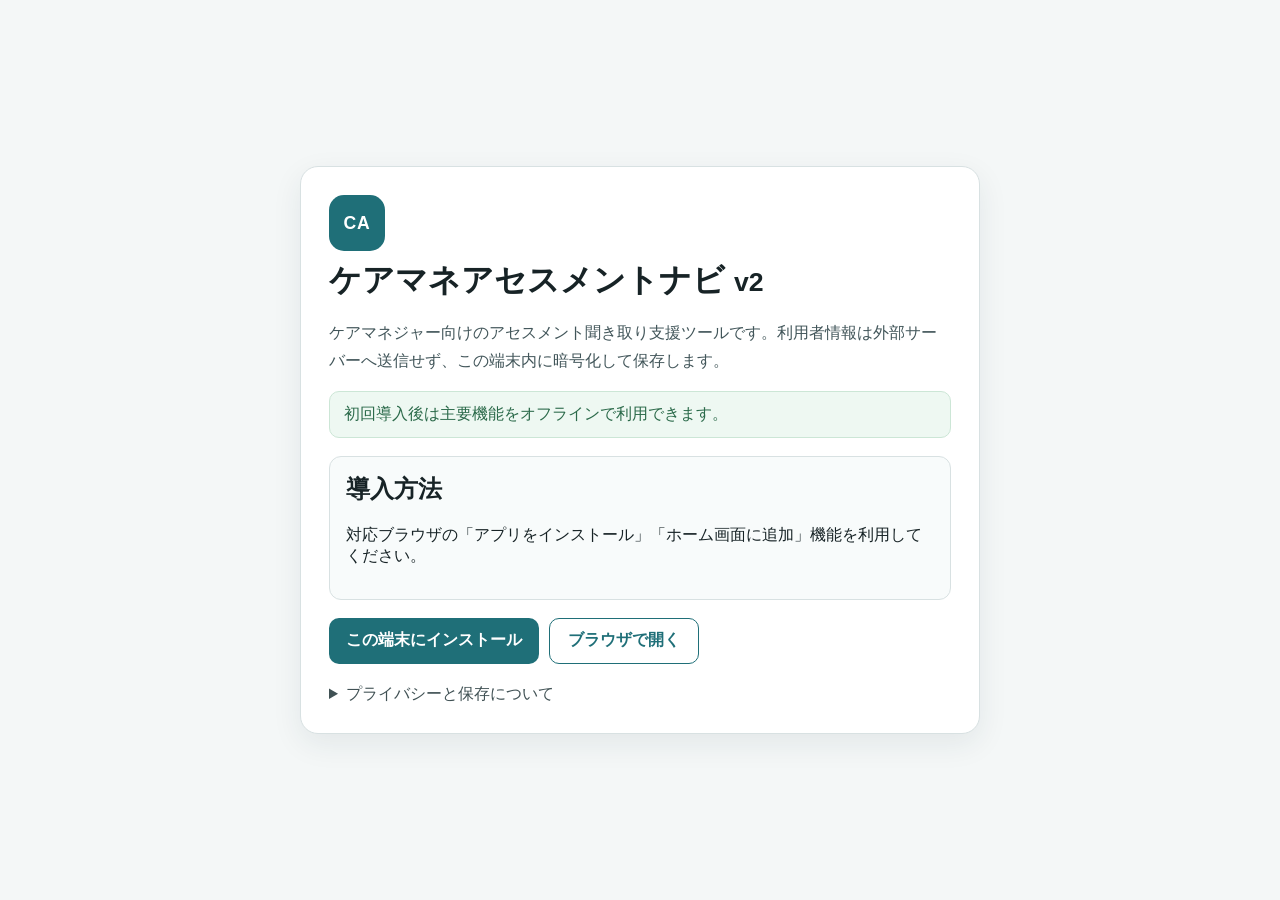
<file: index.html>
<!doctype html>
<html lang="ja">
<head>
  <meta charset="utf-8">
  <meta name="viewport" content="width=device-width,initial-scale=1,viewport-fit=cover">
  <meta name="theme-color" content="#1f6f78">
  <title>ケアマネアセスメントナビ｜導入</title>
  <link rel="manifest" href="manifest.webmanifest">
  <link rel="icon" href="icons/icon-192.png">
  <link rel="stylesheet" href="styles.css">
</head>
<body class="install-page">
  <main class="install-card">
    <div class="brand-mark">CA</div>
    <h1>ケアマネアセスメントナビ <small>v2</small></h1>
    <p class="lead">ケアマネジャー向けのアセスメント聞き取り支援ツールです。利用者情報は外部サーバーへ送信せず、この端末内に暗号化して保存します。</p>
    <div class="notice success">初回導入後は主要機能をオフラインで利用できます。</div>
    <section id="platformGuide" class="guide"></section>
    <div class="install-actions">
      <button id="installBtn" class="primary" hidden>この端末にインストール</button>
      <a class="secondary button-link" href="app.html">ブラウザで開く</a>
    </div>
    <details>
      <summary>プライバシーと保存について</summary>
      <ul>
        <li>氏名・住所・病歴・家族情報・アセスメント内容は端末内に保存します。</li>
        <li>6桁PINから生成した鍵で保存データを暗号化します。</li>
        <li>PINを忘れて初期化した場合、端末内データは復元できません。</li>
        <li>サイトデータ削除・端末故障時も復元できません。バックアップ機能はありません。</li>
        <li>PDF・Excel出力後のファイル管理は利用者側で行ってください。</li>
      </ul>
    </details>
  </main>
  <script>
  if ('serviceWorker' in navigator) navigator.serviceWorker.register('./sw.js');
  let deferredPrompt = null;
  const guide = document.getElementById('platformGuide');
  const installBtn = document.getElementById('installBtn');
  const ua = navigator.userAgent;
  const isIOS = /iPhone|iPad|iPod/.test(ua) || (navigator.platform === 'MacIntel' && navigator.maxTouchPoints > 1);
  const isAndroid = /Android/.test(ua);
  const isWindows = /Windows/.test(ua);
  if (isIOS) {
    guide.innerHTML = '<h2>iPhone</h2><ol><li>Safariでこのページを開きます。</li><li>共有ボタンを押します。</li><li>「ホーム画面に追加」を選択します。</li><li>追加後、ホーム画面のアイコンから起動します。</li></ol>';
  } else if (isAndroid) {
    guide.innerHTML = '<h2>Android</h2><ol><li>Chromeでこのページを開きます。</li><li>下の「この端末にインストール」またはブラウザメニューの「アプリをインストール」を選びます。</li><li>インストール後、ホーム画面から起動します。</li></ol>';
  } else if (isWindows) {
    guide.innerHTML = '<h2>Windows PC</h2><ol><li>Microsoft EdgeまたはChromeでこのページを開きます。</li><li>下の「この端末にインストール」またはアドレスバーのインストールアイコンを選びます。</li><li>インストール後、スタートメニュー等から起動します。</li></ol>';
  } else {
    guide.innerHTML = '<h2>導入方法</h2><p>対応ブラウザの「アプリをインストール」「ホーム画面に追加」機能を利用してください。</p>';
  }
  window.addEventListener('beforeinstallprompt', (e) => {
    e.preventDefault(); deferredPrompt = e; installBtn.hidden = false;
  });
  installBtn.addEventListener('click', async () => {
    if (!deferredPrompt) return;
    deferredPrompt.prompt();
    await deferredPrompt.userChoice;
    deferredPrompt = null; installBtn.hidden = true;
  });
  </script>
</body>
</html>
</file>
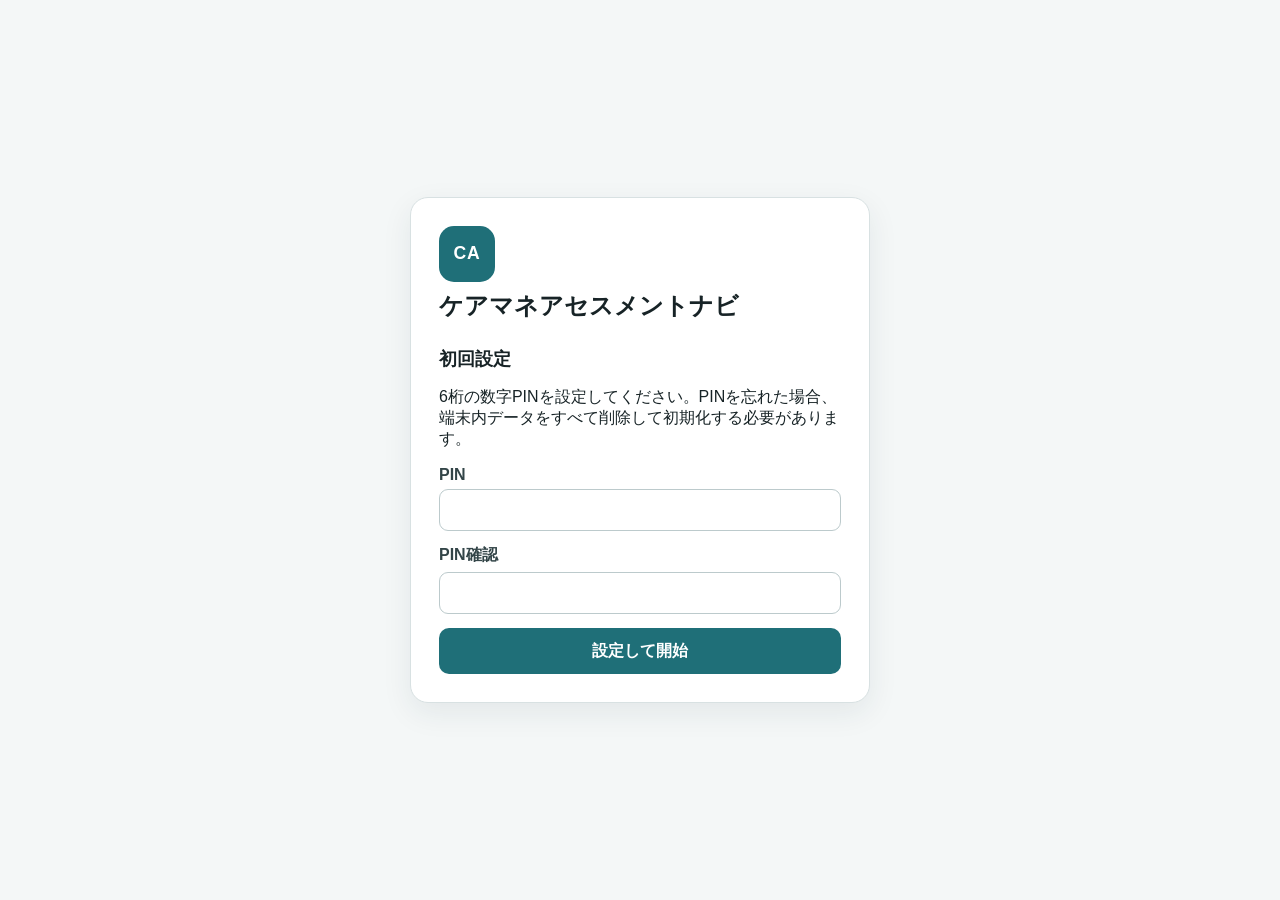
<file: app.html>
<!doctype html>
<html lang="ja">
<head>
  <meta charset="utf-8">
  <meta name="viewport" content="width=device-width,initial-scale=1,viewport-fit=cover">
  <meta name="theme-color" content="#1f6f78">
  <title>ケアマネアセスメントナビ</title>
  <link rel="manifest" href="manifest.webmanifest">
  <link rel="icon" href="icons/icon-192.png">
  <link rel="stylesheet" href="styles.css">
</head>
<body>
  <div id="toast" class="toast" hidden></div>
  <div id="modalRoot"></div>

  <section id="authView" class="auth-shell">
    <div class="auth-card">
      <div class="brand-mark">CA</div>
      <h1>ケアマネアセスメントナビ</h1>
      <div id="setupPanel" hidden>
        <h2>初回設定</h2>
        <p>6桁の数字PINを設定してください。PINを忘れた場合、端末内データをすべて削除して初期化する必要があります。</p>
        <label>PIN<input id="setupPin" inputmode="numeric" pattern="[0-9]*" maxlength="6" autocomplete="new-password"></label>
        <label>PIN確認<input id="setupPin2" inputmode="numeric" pattern="[0-9]*" maxlength="6" autocomplete="new-password"></label>
        <button id="setupBtn" class="primary wide">設定して開始</button>
      </div>
      <div id="unlockPanel" hidden>
        <h2>ロック解除</h2>
        <label>6桁PIN<input id="unlockPin" inputmode="numeric" pattern="[0-9]*" maxlength="6" autocomplete="current-password"></label>
        <button id="unlockBtn" class="primary wide">解除</button>
        <button id="forgotBtn" class="text-button">PINを忘れた場合（データ初期化）</button>
      </div>
    </div>
  </section>

  <div id="appView" hidden>
    <header class="app-header">
      <div class="brand-inline"><span class="brand-mini">CA</span><strong>ケアマネアセスメントナビ</strong></div>
      <div class="header-actions">
        <span id="saveStatus" class="save-status">保存済み</span>
        <button id="lockBtn" class="ghost small">ロック</button>
      </div>
    </header>

    <main id="mainContent" class="main-content"></main>
  </div>

  <script src="questions.js"></script>
  <script src="xlsx.js"></script>
  <script src="print.js"></script>
  <script src="app.js"></script>
</body>
</html>
</file>
<file: styles.css>
:root{
  --bg:#f4f7f7;--panel:#fff;--ink:#172326;--muted:#647477;--line:#d8e1e2;
  --accent:#1f6f78;--accent2:#155760;--soft:#e8f2f3;--warn:#9a6414;--warnbg:#fff7e6;
  --danger:#9d3737;--dangerbg:#fff0f0;--ok:#2b6a4a;--okbg:#eef8f2;--shadow:0 10px 30px rgba(24,54,60,.08);
  font-family:-apple-system,BlinkMacSystemFont,"Segoe UI","Hiragino Sans","Yu Gothic UI","Yu Gothic",Meiryo,sans-serif;
  color:var(--ink);background:var(--bg);font-size:16px;
}
*{box-sizing:border-box} body{margin:0;background:var(--bg);color:var(--ink)} button,input,select,textarea{font:inherit}
button{cursor:pointer}.primary,.secondary,.ghost,.danger,.button-link{border-radius:10px;padding:.72rem 1rem;border:1px solid transparent;font-weight:700;text-decoration:none;display:inline-flex;align-items:center;justify-content:center;gap:.4rem}
.primary{background:var(--accent);color:#fff}.primary:hover{background:var(--accent2)}.secondary{background:#fff;color:var(--accent);border-color:var(--accent)}.ghost{background:#fff;border-color:var(--line);color:var(--ink)}.danger{background:var(--danger);color:#fff}.text-button{background:none;border:0;color:var(--accent);text-decoration:underline;padding:.5rem}.small{padding:.45rem .7rem;font-size:.9rem}.wide{width:100%}
input,select,textarea{width:100%;border:1px solid #bccacc;border-radius:9px;background:#fff;padding:.7rem .75rem;color:var(--ink)} textarea{min-height:90px;resize:vertical;line-height:1.55} input:focus,select:focus,textarea:focus{outline:2px solid rgba(31,111,120,.18);border-color:var(--accent)} label{display:grid;gap:.35rem;font-weight:650;color:#334548}
.auth-shell,.install-page{min-height:100vh;display:grid;place-items:center;padding:24px}.auth-card,.install-card{width:min(680px,100%);background:var(--panel);border:1px solid var(--line);border-radius:18px;padding:28px;box-shadow:var(--shadow)}.auth-card{width:min(460px,100%)}.auth-card h1,.install-card h1{margin:.5rem 0 1rem}.auth-card h2{font-size:1.15rem;margin-top:1.5rem}.auth-card label{margin:14px 0}.brand-mark,.brand-mini{display:grid;place-items:center;background:var(--accent);color:#fff;font-weight:800;letter-spacing:.04em}.brand-mark{width:56px;height:56px;border-radius:15px;font-size:1.1rem}.brand-mini{width:34px;height:34px;border-radius:9px;font-size:.78rem}.lead{line-height:1.75;color:#42565a}.notice{padding:12px 14px;border-radius:10px;margin:16px 0}.success{background:var(--okbg);color:var(--ok);border:1px solid #cce6d6}.guide{background:#f8fbfb;border:1px solid var(--line);border-radius:12px;padding:16px;margin:18px 0}.guide h2{margin-top:0}.guide li{margin:.55rem 0}.install-actions{display:flex;gap:10px;flex-wrap:wrap;margin:18px 0}.button-link.secondary{min-width:150px}.install-card details{margin-top:20px;color:#405154}.install-card li{margin:.5rem 0;line-height:1.5}
.app-header{height:64px;background:#fff;border-bottom:1px solid var(--line);display:flex;align-items:center;justify-content:space-between;padding:0 20px;position:sticky;top:0;z-index:20}.brand-inline{display:flex;align-items:center;gap:10px}.header-actions{display:flex;align-items:center;gap:10px}.save-status{font-size:.86rem;color:var(--muted)}.main-content{max-width:1400px;margin:0 auto;padding:22px}.page-head{display:flex;align-items:flex-start;justify-content:space-between;gap:14px;margin-bottom:18px}.page-head h1{margin:0;font-size:1.55rem}.page-head p{margin:.35rem 0 0;color:var(--muted)}.toolbar{display:flex;gap:9px;flex-wrap:wrap;align-items:center}.panel{background:#fff;border:1px solid var(--line);border-radius:14px;box-shadow:0 3px 16px rgba(24,54,60,.04)}.panel-pad{padding:18px}.search-row{display:grid;grid-template-columns:1fr auto;gap:10px;margin-bottom:14px}.user-list{display:grid;gap:10px}.user-card{display:grid;grid-template-columns:minmax(0,1fr) auto;gap:14px;align-items:center;padding:15px;border:1px solid var(--line);border-radius:12px;background:#fff}.user-card:hover{border-color:#aac5c8}.user-meta{display:flex;gap:10px;flex-wrap:wrap;color:var(--muted);font-size:.9rem;margin-top:5px}.user-name{font-size:1.05rem;font-weight:750}.empty{padding:50px 20px;text-align:center;color:var(--muted)}
.tabs{display:flex;gap:4px;border-bottom:1px solid var(--line);overflow-x:auto}.tab{border:0;background:transparent;padding:12px 14px;color:#506164;white-space:nowrap}.tab.active{color:var(--accent);font-weight:750;border-bottom:3px solid var(--accent)}.tab-body{padding:18px}.summary-strip{display:flex;gap:10px;flex-wrap:wrap;margin-bottom:16px}.pill{padding:6px 10px;border-radius:999px;background:var(--soft);font-size:.88rem}.data-grid{display:grid;grid-template-columns:repeat(2,minmax(0,1fr));gap:14px}.data-grid.three{grid-template-columns:repeat(3,minmax(0,1fr))}.span-2{grid-column:span 2}.card-section{padding:16px 0;border-bottom:1px solid #edf1f1}.card-section:last-child{border-bottom:0}.section-title{display:flex;align-items:center;gap:9px;margin:0 0 12px;font-size:1.05rem}.help-text{font-size:.86rem;color:var(--muted);line-height:1.55}.row-actions{display:flex;gap:8px;flex-wrap:wrap;margin-top:10px}.list-table{width:100%;border-collapse:collapse}.list-table th,.list-table td{padding:10px;border-bottom:1px solid var(--line);text-align:left;vertical-align:top}.list-table th{color:#526569;font-size:.88rem;background:#f8fbfb}.status{display:inline-flex;align-items:center;border-radius:999px;padding:4px 8px;font-size:.8rem;font-weight:700}.status.editing{background:#edf4ff;color:#385e94}.status.done{background:var(--okbg);color:var(--ok)}
.assessment-shell{display:grid;grid-template-columns:290px minmax(0,1fr);gap:16px;align-items:start}.assessment-nav{position:sticky;top:82px;max-height:calc(100vh - 105px);overflow:auto}.nav-head{padding:14px;border-bottom:1px solid var(--line)}.warning-counts{display:flex;gap:7px;flex-wrap:wrap;margin-top:9px}.counter{font-size:.8rem;padding:4px 7px;border-radius:999px;background:#f3f6f6}.counter.warn{background:var(--warnbg);color:var(--warn)}.nav-group{border-bottom:1px solid #edf1f1;padding:8px}.nav-page{font-weight:800;padding:8px 9px;color:#2c3f42}.nav-item{width:100%;border:0;background:transparent;text-align:left;padding:8px 9px;border-radius:8px;display:grid;grid-template-columns:18px 1fr auto;gap:8px;align-items:center;color:#4b5e61}.nav-item:hover{background:#f5f8f8}.nav-item.active{background:var(--soft);color:var(--accent);font-weight:750}.dot{width:9px;height:9px;border-radius:50%;background:#cbd5d6}.dot.progress{background:#d49a38}.dot.done{background:#4f9d72}.warn-icon{color:var(--warn);font-size:.9rem}.assessment-main{min-width:0}.assessment-top{display:flex;justify-content:space-between;align-items:flex-start;gap:12px;padding:16px 18px;border-bottom:1px solid var(--line)}.assessment-top h2{margin:0;font-size:1.3rem}.assessment-body{padding:18px}.question-card{border:1px solid var(--line);border-radius:12px;padding:15px;margin:0 0 13px;background:#fff}.question-head{display:flex;align-items:flex-start;justify-content:space-between;gap:10px;margin-bottom:10px}.question-title{font-weight:750;line-height:1.45}.important-label{background:var(--warnbg);color:var(--warn);border:1px solid #edd6a8;border-radius:999px;padding:3px 7px;font-size:.76rem;font-weight:800;white-space:nowrap}.easy-question{background:#f6fafa;border-left:4px solid #8cbfc4;padding:10px 12px;border-radius:7px;margin-bottom:10px;line-height:1.6}.example-box{background:#fbfbf6;border:1px solid #e8e4ce;padding:10px 12px;border-radius:8px;margin:8px 0;color:#53615c;line-height:1.55}.mini-link{border:0;background:transparent;padding:3px 0;color:var(--accent);font-weight:650}.option-row{display:flex;gap:8px;flex-wrap:wrap}.choice{display:inline-flex;align-items:center;gap:6px;border:1px solid #c6d1d2;border-radius:9px;padding:8px 10px;background:#fff}.choice input{width:auto}.deep-box{margin-top:12px;padding:12px;border-radius:10px;background:#f7f9f9;border:1px dashed #b9c9ca}.deep-box.important{background:var(--warnbg);border-color:#e3c88f}.field-row{display:grid;grid-template-columns:repeat(2,minmax(0,1fr));gap:12px;margin-top:10px}.field-row.three{grid-template-columns:repeat(3,minmax(0,1fr))}.field-full{grid-column:1/-1}.source-notes{margin-top:11px;display:grid;gap:8px}.source-note{border:1px solid #dbe4e5;border-radius:9px;padding:10px;background:#fcfefe}.source-note summary{font-weight:700;cursor:pointer}.source-note textarea{margin-top:8px;min-height:58px}.assessment-footer{display:flex;justify-content:space-between;gap:10px;padding:15px 18px;border-top:1px solid var(--line);position:sticky;bottom:0;background:rgba(255,255,255,.96);backdrop-filter:blur(8px)}
.judgment{margin-top:20px;padding:15px;border:1px solid #cddadb;border-radius:12px;background:#f8fbfb}.judgment h3{margin:0 0 10px;font-size:1rem}.warning-panel{background:var(--warnbg);border:1px solid #ead1a3;border-radius:10px;padding:12px;margin:12px 0}.warning-panel ul{margin:.4rem 0 0;padding-left:1.25rem}.complete-grid{display:grid;grid-template-columns:1fr 1fr;gap:14px}.review-card{padding:15px}.review-card h3{margin-top:0}.review-list{display:grid;gap:7px}.review-item{padding:9px;border:1px solid var(--line);border-radius:8px}.export-box{display:flex;gap:10px;flex-wrap:wrap;margin-top:12px}.privacy-warning{background:var(--dangerbg);color:#713838;border:1px solid #eccaca;padding:11px 12px;border-radius:9px;margin:12px 0}
.modal-backdrop{position:fixed;inset:0;background:rgba(11,26,29,.45);display:grid;place-items:center;padding:20px;z-index:100}.modal{background:#fff;width:min(620px,100%);max-height:90vh;overflow:auto;border-radius:15px;padding:20px;box-shadow:0 20px 50px rgba(0,0,0,.22)}.modal h2{margin-top:0}.modal-actions{display:flex;justify-content:flex-end;gap:9px;margin-top:18px}.toast{position:fixed;right:18px;bottom:18px;z-index:120;background:#1e3337;color:#fff;padding:10px 13px;border-radius:9px;box-shadow:var(--shadow);font-size:.9rem}
@media(max-width:900px){.main-content{padding:14px}.assessment-shell{grid-template-columns:1fr}.assessment-nav{position:static;max-height:none}.assessment-nav .nav-groups{display:flex;overflow-x:auto;padding:6px}.nav-group{min-width:220px;border:1px solid var(--line);border-radius:10px;margin-right:7px}.data-grid,.data-grid.three,.complete-grid{grid-template-columns:1fr}.span-2{grid-column:auto}.field-row,.field-row.three{grid-template-columns:1fr}.page-head{flex-direction:column}.assessment-top{flex-direction:column}.list-table{display:block;overflow-x:auto}.app-header{padding:0 12px}.brand-inline strong{font-size:.94rem}}
@media(max-width:520px){:root{font-size:15px}.auth-card,.install-card{padding:20px}.main-content{padding:10px}.app-header{height:58px}.save-status{display:none}.user-card{grid-template-columns:1fr}.toolbar{width:100%}.toolbar button,.toolbar a{flex:1}.question-card{padding:13px}.assessment-body{padding:13px}.assessment-footer{padding:11px 13px}.assessment-footer button{flex:1}.header-actions .ghost{padding:.4rem .6rem}.install-actions>*{width:100%}}
@media print{.app-header,.assessment-nav,.assessment-footer,.no-print{display:none!important}.main-content{max-width:none;padding:0}.panel{box-shadow:none;border:0}}

.subnav-list{padding:0 5px 5px 25px;display:grid;gap:2px}.subnav-item{border:0;background:transparent;text-align:left;padding:4px 6px;border-radius:6px;color:#6a797c;font-size:.78rem;white-space:nowrap;overflow:hidden;text-overflow:ellipsis}.subnav-item:hover{background:#f3f7f7;color:var(--accent)}.subnav-item .mini-dot{display:inline-block;width:6px;height:6px;border-radius:50%;background:#ccd6d7;margin-right:6px}.subnav-item.filled .mini-dot{background:#4f9d72}

/* ===== v2: page-by-page assessment UI ===== */
.assessment-v2{max-width:920px;margin:0 auto;padding-bottom:92px}
.assessment-v2-head{display:grid;grid-template-columns:auto 1fr auto;gap:14px;align-items:start;margin-bottom:14px}
.assessment-heading{text-align:center;min-width:0}
.assessment-heading h1{font-size:1.45rem;margin:2px 0 4px;line-height:1.35}
.assessment-heading h1 span{font-size:.88rem;font-weight:650;color:var(--muted);white-space:nowrap}
.step-kicker{display:inline-block;font-size:.78rem;font-weight:800;color:var(--accent);background:var(--soft);border-radius:999px;padding:4px 9px}
.assessment-page{overflow:hidden}
.assessment-page .assessment-body{padding:20px}
.stage-intro{margin-bottom:18px;padding-bottom:12px;border-bottom:1px solid var(--line)}
.stage-intro h2{margin:0 0 6px;font-size:1.2rem}.stage-intro p{margin:0;color:var(--muted);line-height:1.6}
.question-card{padding:18px;margin-bottom:14px;border-radius:14px;box-shadow:0 1px 0 rgba(15,50,55,.02)}
.question-title{font-size:1.03rem}.excel-label{margin-top:4px}
.choice-grid{display:grid;grid-template-columns:repeat(2,minmax(0,1fr));gap:9px;margin-top:10px}
.choice-grid.multi{grid-template-columns:repeat(2,minmax(0,1fr))}
.choice-button{position:relative;display:flex;align-items:center;justify-content:center;min-height:48px;padding:10px 12px;border:1.5px solid #c8d4d5;border-radius:11px;background:#fff;text-align:center;font-weight:700;color:#3c5054;cursor:pointer;transition:.12s ease}
.choice-button:hover{border-color:#8eb6ba;background:#f8fbfb}.choice-button.selected{border-color:var(--accent);background:var(--soft);color:var(--accent);box-shadow:inset 0 0 0 1px var(--accent)}
.choice-button input{position:absolute;opacity:0;pointer-events:none;width:1px;height:1px}
.answer-text{min-height:92px}.computed-pill{display:inline-flex;background:var(--soft);color:var(--accent);font-weight:800;border-radius:10px;padding:10px 13px}
.date-dual{display:block;margin-top:6px;color:var(--muted);font-size:.83rem;line-height:1.4}
.memo-buttons{display:flex;gap:7px;flex-wrap:wrap;margin-top:12px}.memo-toggle{border:1px solid #ccd7d8;background:#fff;color:#52666a;border-radius:999px;padding:6px 10px;font-size:.82rem;font-weight:700}.memo-toggle.has-note{border-color:#88b59a;background:#eef8f1;color:#2f7750}
.memo-panel{margin-top:9px;padding:10px;border:1px solid #dbe5e6;border-radius:10px;background:#fbfdfd}.memo-panel textarea{min-height:70px;margin-top:6px}
.unconfirmed-wrap{margin-top:10px}.unconfirmed-box{margin-top:8px;padding:10px;background:#fff9ea;border:1px solid #ead6a9;border-radius:9px}
.v2-footer{position:fixed;left:0;right:0;bottom:0;z-index:60;display:grid;grid-template-columns:minmax(110px,180px) 1fr minmax(110px,180px);align-items:center;gap:12px;padding:12px max(14px,calc((100vw - 920px)/2));border-top:1px solid var(--line);background:rgba(255,255,255,.97);backdrop-filter:blur(10px);box-shadow:0 -8px 26px rgba(19,47,52,.08)}
.nav-big{min-height:50px;font-size:1rem;font-weight:800}.save-center{text-align:center;color:var(--muted);font-size:.82rem}
.judgment-card,.narrative-card{border:1px solid var(--line);border-radius:14px;background:#fff;padding:18px;margin-bottom:14px}.judgment-grid{grid-template-columns:repeat(3,minmax(0,1fr))}.judgment-choice{min-height:62px;font-size:1.02rem}.judgment-note{display:block;margin-top:14px}.judgment-note textarea{margin-top:7px;min-height:80px}
.narrative-head{display:flex;justify-content:space-between;gap:14px;align-items:start}.narrative-head h3{margin:0 0 5px}.narrative-head p{margin:0;color:var(--muted);font-size:.86rem;line-height:1.5}.narrative-text{min-height:180px;margin-top:12px;line-height:1.65}.warn-note{background:#fff7df;border:1px solid #ead5a6;color:#7a5a1f}
.section-review-grid{display:grid;grid-template-columns:repeat(2,minmax(0,1fr));gap:9px;margin-top:14px}.section-review{display:flex;align-items:center;justify-content:space-between;gap:10px;text-align:left;border:1px solid var(--line);border-radius:11px;padding:12px 13px;background:#fff;cursor:pointer}.section-review:hover{border-color:#9bbdc0}.section-review-title{font-weight:750;color:#334a4e}.section-review-status{white-space:nowrap;font-size:.8rem;font-weight:800;border-radius:999px;padding:4px 8px}.review-ok .section-review-status{background:var(--okbg);color:var(--ok)}.review-warn .section-review-status{background:var(--warnbg);color:var(--warn)}.review-idle .section-review-status{background:#f1f4f4;color:#718083}

@media(max-width:700px){
  .assessment-v2{padding-bottom:88px}.assessment-v2-head{grid-template-columns:auto 1fr auto;gap:6px}.assessment-heading h1{font-size:1.2rem}.assessment-v2-head .ghost.small{padding:.42rem .55rem;font-size:.78rem}.assessment-page .assessment-body{padding:13px}.question-card{padding:14px}.choice-grid,.choice-grid.multi{grid-template-columns:1fr 1fr}.judgment-grid{grid-template-columns:1fr}.narrative-head{flex-direction:column}.section-review-grid{grid-template-columns:1fr}.v2-footer{grid-template-columns:1fr 68px 1fr;padding:10px 12px}.save-center{font-size:.72rem}.memo-toggle{font-size:.78rem;padding:6px 8px}
}
@media(max-width:430px){.choice-grid,.choice-grid.multi{grid-template-columns:1fr}.assessment-heading .help-text{font-size:.74rem}.assessment-v2-head #reviewBtn{font-size:0}.assessment-v2-head #reviewBtn::after{content:'確認';font-size:.76rem}.app-header .brand-inline strong{font-size:.88rem}}
</file>
